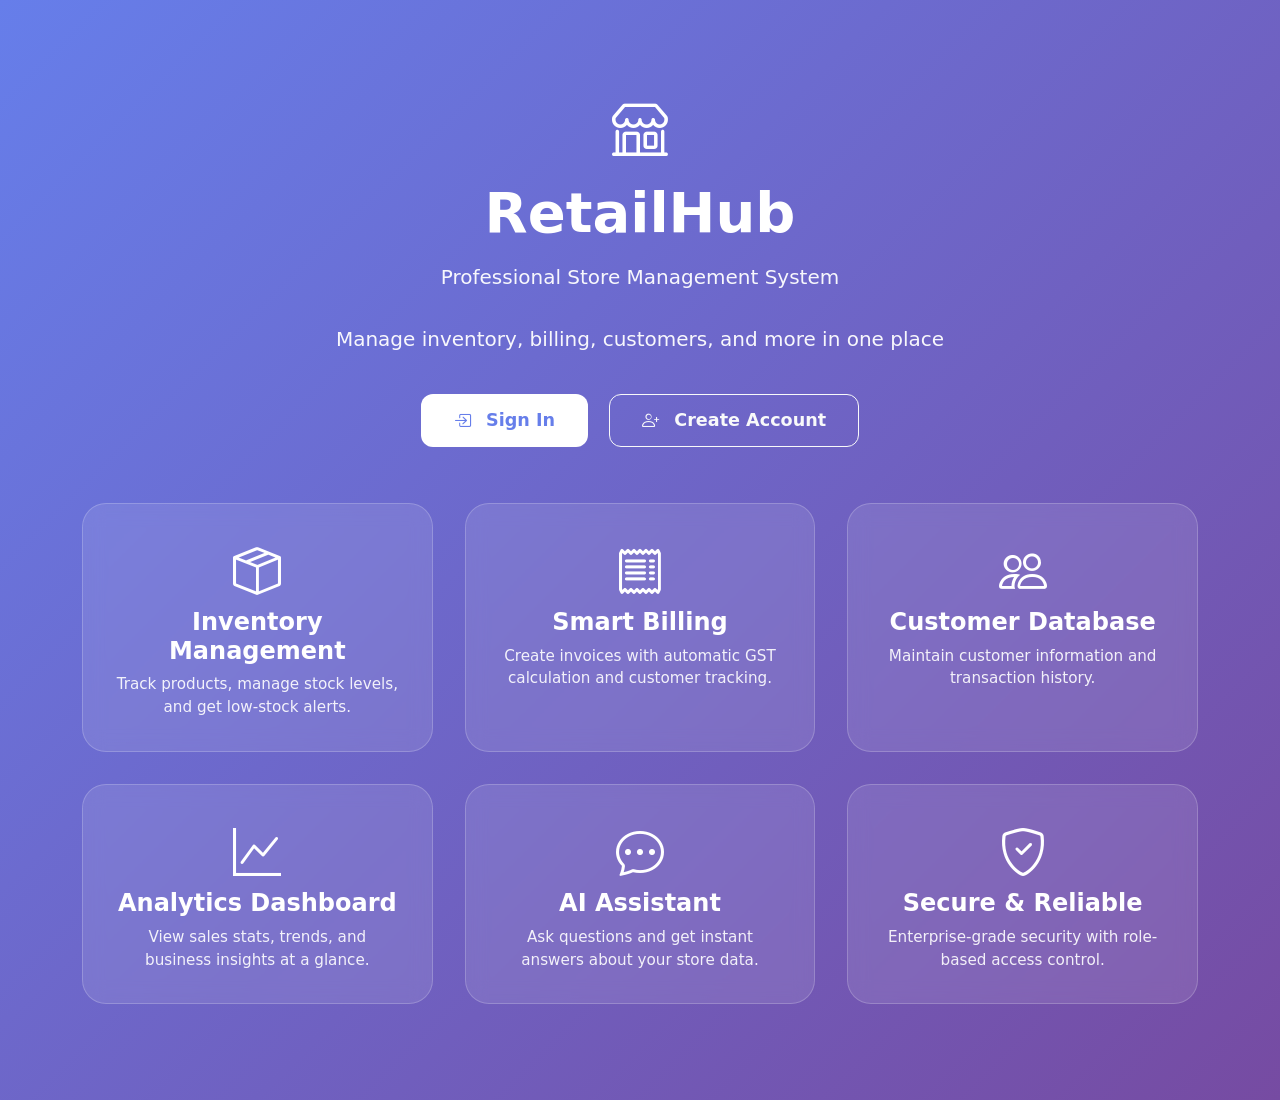
<file: retail-store-system/frontend/templates/index.html>
<!DOCTYPE html>
<html lang="en">
<head>
    <meta charset="UTF-8">
    <meta name="viewport" content="width=device-width, initial-scale=1.0">
    <title>RetailHub - Store Management</title>
    <link href="https://cdn.jsdelivr.net/npm/bootstrap@5.3.0/dist/css/bootstrap.min.css" rel="stylesheet">
    <link href="https://cdn.jsdelivr.net/npm/bootstrap-icons@1.10.5/font/bootstrap-icons.css" rel="stylesheet">
    <style>
        body {
            background: linear-gradient(135deg, #f5f7fa 0%, #c3cfe2 100%);
            min-height: 100vh;
        }

        .hero-section {
            background: linear-gradient(135deg, #667eea 0%, #764ba2 100%);
            color: white;
            padding: 6rem 2rem;
            text-align: center;
            min-height: 100vh;
            display: flex;
            align-items: center;
            justify-content: center;
        }

        .hero-section h1 {
            font-size: 3.5rem;
            font-weight: 900;
            margin-bottom: 1rem;
        }

        .hero-section p {
            font-size: 1.25rem;
            margin-bottom: 2rem;
            opacity: 0.95;
        }

        .btn-hero {
            padding: 0.75rem 2rem;
            font-size: 1.1rem;
            border-radius: 0.75rem;
            font-weight: 600;
            transition: all 0.3s ease;
            margin: 0.5rem;
        }

        .btn-login {
            background: white;
            color: #667eea;
        }

        .btn-login:hover {
            background: #f0f0f0;
            transform: translateY(-2px);
            box-shadow: 0 8px 16px rgba(0, 0, 0, 0.2);
            color: #667eea;
        }

        .features {
            display: grid;
            grid-template-columns: repeat(auto-fit, minmax(280px, 1fr));
            gap: 2rem;
            margin-top: 3rem;
        }

        .feature-card {
            background: rgba(255, 255, 255, 0.1);
            padding: 2rem;
            border-radius: 1.5rem;
            backdrop-filter: blur(10px);
            border: 1px solid rgba(255, 255, 255, 0.2);
            transition: all 0.3s ease;
        }

        .feature-card:hover {
            transform: translateY(-5px);
            background: rgba(255, 255, 255, 0.15);
        }

        .feature-card i {
            font-size: 3rem;
            margin-bottom: 1rem;
        }

        .feature-card h4 {
            font-weight: 700;
            margin-bottom: 0.5rem;
        }

        .feature-card p {
            font-size: 0.95rem;
            opacity: 0.9;
            margin: 0;
        }
    </style>
</head>
<body>

<div class="hero-section">
    <div class="container">
        <div>
            <h1><i class="bi bi-shop"></i></h1>
            <h1 class="mt-2">RetailHub</h1>
            <p>Professional Store Management System</p>
            <p class="lead">Manage inventory, billing, customers, and more in one place</p>
            
            <div class="mt-4">
                <a href="/login" class="btn btn-hero btn-login">
                    <i class="bi bi-box-arrow-in-right me-2"></i> Sign In
                </a>
                <a href="/login" class="btn btn-hero btn-outline-light">
                    <i class="bi bi-person-plus me-2"></i> Create Account
                </a>
            </div>

            <div class="features">
                <div class="feature-card">
                    <i class="bi bi-box-seam"></i>
                    <h4>Inventory Management</h4>
                    <p>Track products, manage stock levels, and get low-stock alerts.</p>
                </div>
                <div class="feature-card">
                    <i class="bi bi-receipt"></i>
                    <h4>Smart Billing</h4>
                    <p>Create invoices with automatic GST calculation and customer tracking.</p>
                </div>
                <div class="feature-card">
                    <i class="bi bi-people"></i>
                    <h4>Customer Database</h4>
                    <p>Maintain customer information and transaction history.</p>
                </div>
                <div class="feature-card">
                    <i class="bi bi-graph-up"></i>
                    <h4>Analytics Dashboard</h4>
                    <p>View sales stats, trends, and business insights at a glance.</p>
                </div>
                <div class="feature-card">
                    <i class="bi bi-chat-dots"></i>
                    <h4>AI Assistant</h4>
                    <p>Ask questions and get instant answers about your store data.</p>
                </div>
                <div class="feature-card">
                    <i class="bi bi-shield-check"></i>
                    <h4>Secure & Reliable</h4>
                    <p>Enterprise-grade security with role-based access control.</p>
                </div>
            </div>
        </div>
    </div>
</div>

<script src="https://cdn.jsdelivr.net/npm/bootstrap@5.3.0/dist/js/bootstrap.bundle.min.js"></script>
<script>
    // Check if user is already logged in
    const token = localStorage.getItem('auth_token');
    if (token) {
        // User is logged in, redirect to dashboard
        window.location.href = '/dashboard';
    }
</script>
</body>
</html>
</file>
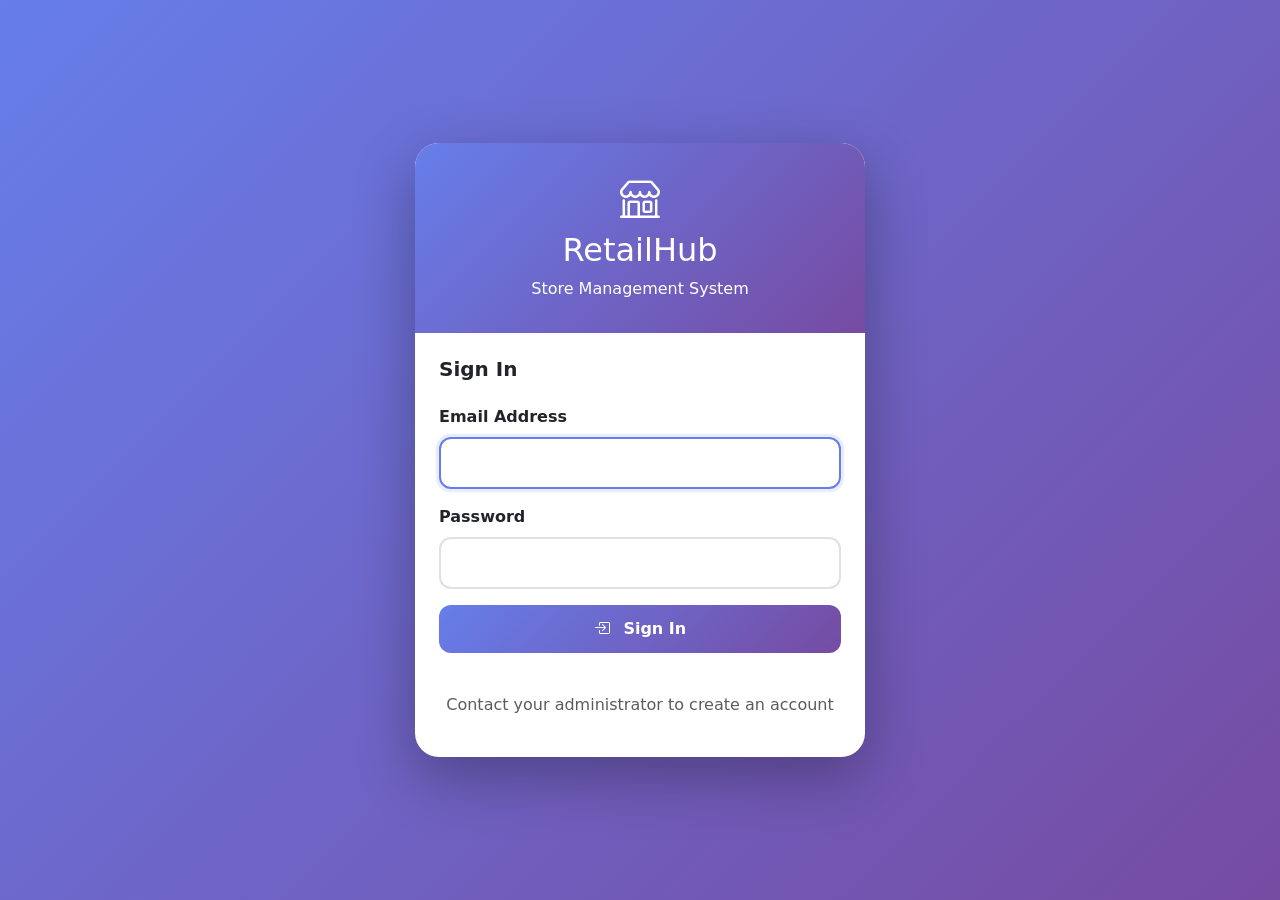
<file: retail-store-system/frontend/templates/auth.html>
<!DOCTYPE html>
<html lang="en">
<head>
    <meta charset="UTF-8">
    <meta name="viewport" content="width=device-width, initial-scale=1.0">
    <title>RetailHub - Authentication</title>
    <link href="https://cdn.jsdelivr.net/npm/bootstrap@5.3.0/dist/css/bootstrap.min.css" rel="stylesheet">
    <link href="https://cdn.jsdelivr.net/npm/bootstrap-icons@1.10.5/font/bootstrap-icons.css" rel="stylesheet">
    <style>
        body {
            background: linear-gradient(135deg, #667eea 0%, #764ba2 100%);
            min-height: 100vh;
            display: flex;
            align-items: center;
            justify-content: center;
        }

        .auth-container {
            width: 100%;
            max-width: 450px;
        }

        .auth-card {
            border-radius: 1.5rem;
            box-shadow: 0 20px 60px rgba(0, 0, 0, 0.3);
            border: none;
        }

        .auth-header {
            background: linear-gradient(135deg, #667eea 0%, #764ba2 100%);
            color: white;
            padding: 2rem;
            text-align: center;
            border-radius: 1.5rem 1.5rem 0 0;
        }

        .auth-header h1 {
            font-size: 2.5rem;
            margin-bottom: 0.5rem;
        }

        .form-input {
            border-radius: 0.75rem;
            border: 2px solid #e0e0e0;
            padding: 0.75rem 1rem;
            font-size: 1rem;
            transition: all 0.3s ease;
        }

        .form-input:focus {
            border-color: #667eea;
            box-shadow: 0 0 0 0.2rem rgba(102, 126, 234, 0.15);
        }

        .btn-auth {
            border-radius: 0.75rem;
            padding: 0.75rem;
            font-weight: 600;
            background: linear-gradient(135deg, #667eea 0%, #764ba2 100%);
            border: none;
            color: white;
            transition: all 0.3s ease;
        }

        .btn-auth:hover:not(:disabled) {
            transform: translateY(-2px);
            box-shadow: 0 8px 16px rgba(102, 126, 234, 0.3);
            color: white;
        }

        .btn-auth:disabled {
            opacity: 0.7;
            cursor: not-allowed;
        }

        .toggle-form {
            text-align: center;
            margin-top: 1.5rem;
            color: #666;
        }

        .toggle-form a {
            color: #667eea;
            text-decoration: none;
            font-weight: 600;
            cursor: pointer;
        }

        .toggle-form a:hover {
            text-decoration: underline;
        }

        .role-selector {
            display: flex;
            gap: 1rem;
            margin-bottom: 1rem;
        }

        .role-option {
            flex: 1;
        }

        .role-option input[type="radio"] {
            display: none;
        }

        .role-option label {
            display: block;
            padding: 0.75rem;
            border: 2px solid #e0e0e0;
            border-radius: 0.75rem;
            text-align: center;
            cursor: pointer;
            transition: all 0.3s ease;
            margin-bottom: 0;
        }

        .role-option input[type="radio"]:checked + label {
            border-color: #667eea;
            background: rgba(102, 126, 234, 0.1);
        }

        .hidden-form {
            display: none !important;
        }

        .visible-form {
            display: block !important;
        }

        .alert {
            border-radius: 0.75rem;
        }

        .spinner-border-sm {
            width: 0.875rem;
            height: 0.875rem;
            border-width: 0.2em;
        }
    </style>
</head>
<body>

<div class="auth-container">
    <div class="card auth-card">
        <div class="auth-header">
            <h1><i class="bi bi-shop"></i></h1>
            <h2>RetailHub</h2>
            <p class="mb-0">Store Management System</p>
        </div>

        <div class="card-body p-4">
            <!-- LOGIN FORM -->
            <form id="loginForm" class="visible-form">
                <h5 class="mb-4 fw-bold">Sign In</h5>
                
                <div id="loginAlert"></div>
                
                <div class="mb-3">
                    <label class="form-label fw-semibold">Email Address</label>
                    <input type="email" class="form-control form-input" id="loginEmail" required autofocus>
                </div>

                <div class="mb-3">
                    <label class="form-label fw-semibold">Password</label>
                    <input type="password" class="form-control form-input" id="loginPassword" required>
                </div>

                <button type="submit" class="btn btn-auth w-100 mb-3" id="loginBtn">
                    <i class="bi bi-box-arrow-in-right me-2"></i> Sign In
                </button>

                <div class="toggle-form">
                    Don't have an account? <a onclick="toggleForms(); return false;">Sign Up</a>
                </div>
            </form>

            <!-- SIGNUP FORM -->
            <form id="signupForm" class="hidden-form">
                <h5 class="mb-4 fw-bold">Create Account</h5>
                
                <div id="signupAlert"></div>
                
                <div class="mb-3">
                    <label class="form-label fw-semibold">Full Name</label>
                    <input type="text" class="form-control form-input" id="signupName" required>
                </div>

                <div class="mb-3">
                    <label class="form-label fw-semibold">Email Address</label>
                    <input type="email" class="form-control form-input" id="signupEmail" required>
                </div>

                <div class="mb-3">
                    <label class="form-label fw-semibold">Password</label>
                    <input type="password" class="form-control form-input" id="signupPassword" required 
                           minlength="6" placeholder="At least 6 characters">
                </div>

                <div class="mb-3">
                    <label class="form-label fw-semibold d-block mb-2">Select Role</label>
                    <div class="role-selector">
                        <div class="role-option">
                            <input type="radio" id="roleAdmin" name="role" value="admin">
                            <label for="roleAdmin">
                                <i class="bi bi-shield-check"></i><br>
                                <small>Admin</small>
                            </label>
                        </div>
                        <div class="role-option">
                            <input type="radio" id="roleStaff" name="role" value="staff" checked>
                            <label for="roleStaff">
                                <i class="bi bi-person-badge"></i><br>
                                <small>Staff</small>
                            </label>
                        </div>
                    </div>
                </div>

                <button type="submit" class="btn btn-auth w-100 mb-3" id="signupBtn">
                    <i class="bi bi-person-plus me-2"></i> Create Account
                </button>

                <div class="toggle-form">
                    Already have an account? <a onclick="toggleForms(); return false;">Sign In</a>
                </div>
            </form>
        </div>
    </div>
</div>

<script src="https://cdn.jsdelivr.net/npm/bootstrap@5.3.0/dist/js/bootstrap.bundle.min.js"></script>
<script>
    const API_URL = 'http://localhost:5000/api/auth';

    function toggleForms() {
        document.getElementById('loginForm').classList.toggle('visible-form');
        document.getElementById('loginForm').classList.toggle('hidden-form');
        document.getElementById('signupForm').classList.toggle('visible-form');
        document.getElementById('signupForm').classList.toggle('hidden-form');
        
        // Clear alerts
        document.getElementById('loginAlert').innerHTML = '';
        document.getElementById('signupAlert').innerHTML = '';
    }

    function showAlert(elementId, message, type = 'danger') {
        const alertEl = document.getElementById(elementId);
        alertEl.innerHTML = `<div class="alert alert-${type} alert-dismissible fade show" role="alert">
            <i class="bi bi-${type === 'success' ? 'check-circle' : 'exclamation-triangle'} me-2"></i>
            ${message}
            <button type="button" class="btn-close" data-bs-dismiss="alert"></button>
        </div>`;
    }

    // LOGIN
    document.getElementById('loginForm').addEventListener('submit', async (e) => {
        e.preventDefault();
        
        const email = document.getElementById('loginEmail').value.trim();
        const password = document.getElementById('loginPassword').value;
        const btn = document.getElementById('loginBtn');
        
        btn.disabled = true;
        btn.innerHTML = '<span class="spinner-border spinner-border-sm me-2"></span> Signing in...';

        try {
            const response = await fetch(`${API_URL}/login`, {
                method: 'POST',
                headers: { 'Content-Type': 'application/json' },
                body: JSON.stringify({ email, password })
            });
            const result = await response.json();

            if (result.status === 'success') {
                // Store auth data
                localStorage.setItem('auth_token', result.session.access_token);
                localStorage.setItem('refresh_token', result.session.refresh_token || '');
                localStorage.setItem('user', JSON.stringify(result.session.user));
                
                console.log('Login successful, redirecting to dashboard...');
                window.location.href = '/';
            } else {
                showAlert('loginAlert', result.message || 'Login failed', 'danger');
                btn.disabled = false;
                btn.innerHTML = '<i class="bi bi-box-arrow-in-right me-2"></i> Sign In';
            }
        } catch (error) {
            console.error('Login error:', error);
            showAlert('loginAlert', 'Error: ' + error.message, 'danger');
            btn.disabled = false;
            btn.innerHTML = '<i class="bi bi-box-arrow-in-right me-2"></i> Sign In';
        }
    });

    // SIGNUP
    document.getElementById('signupForm').addEventListener('submit', async (e) => {
        e.preventDefault();
        
        const full_name = document.getElementById('signupName').value.trim();
        const email = document.getElementById('signupEmail').value.trim();
        const password = document.getElementById('signupPassword').value;
        const role = document.querySelector('input[name="role"]:checked').value;
        const btn = document.getElementById('signupBtn');
        
        btn.disabled = true;
        btn.innerHTML = '<span class="spinner-border spinner-border-sm me-2"></span> Creating...';

        try {
            const response = await fetch(`${API_URL}/signup`, {
                method: 'POST',
                headers: { 'Content-Type': 'application/json' },
                body: JSON.stringify({ full_name, email, password, role })
            });
            const result = await response.json();

            if (result.status === 'success') {
                showAlert('signupAlert', 'Account created! Switching to login...', 'success');
                
                setTimeout(() => {
                    document.getElementById('loginEmail').value = email;
                    document.getElementById('loginPassword').value = '';
                    document.getElementById('signupName').value = '';
                    document.getElementById('signupEmail').value = '';
                    document.getElementById('signupPassword').value = '';
                    toggleForms();
                }, 1500);
            } else {
                showAlert('signupAlert', result.message || 'Signup failed', 'danger');
                btn.disabled = false;
                btn.innerHTML = '<i class="bi bi-person-plus me-2"></i> Create Account';
            }
        } catch (error) {
            console.error('Signup error:', error);
            showAlert('signupAlert', 'Error: ' + error.message, 'danger');
            btn.disabled = false;
            btn.innerHTML = '<i class="bi bi-person-plus me-2"></i> Create Account';
        }
    });

    // Prevent caching for auth pages
    window.addEventListener('pageshow', (event) => {
        if (event.persisted) {
            console.log('Page restored from cache, checking auth...');
            const token = localStorage.getItem('auth_token');
            if (token) {
                window.location.href = '/';
            }
        }
    });
    document.getElementById('signupForm').style.display = 'none';
    document.querySelector('.toggle-form').innerHTML = '<p class="text-muted">Contact your administrator to create an account</p>';
</script>
</body>
</html>
</file>
